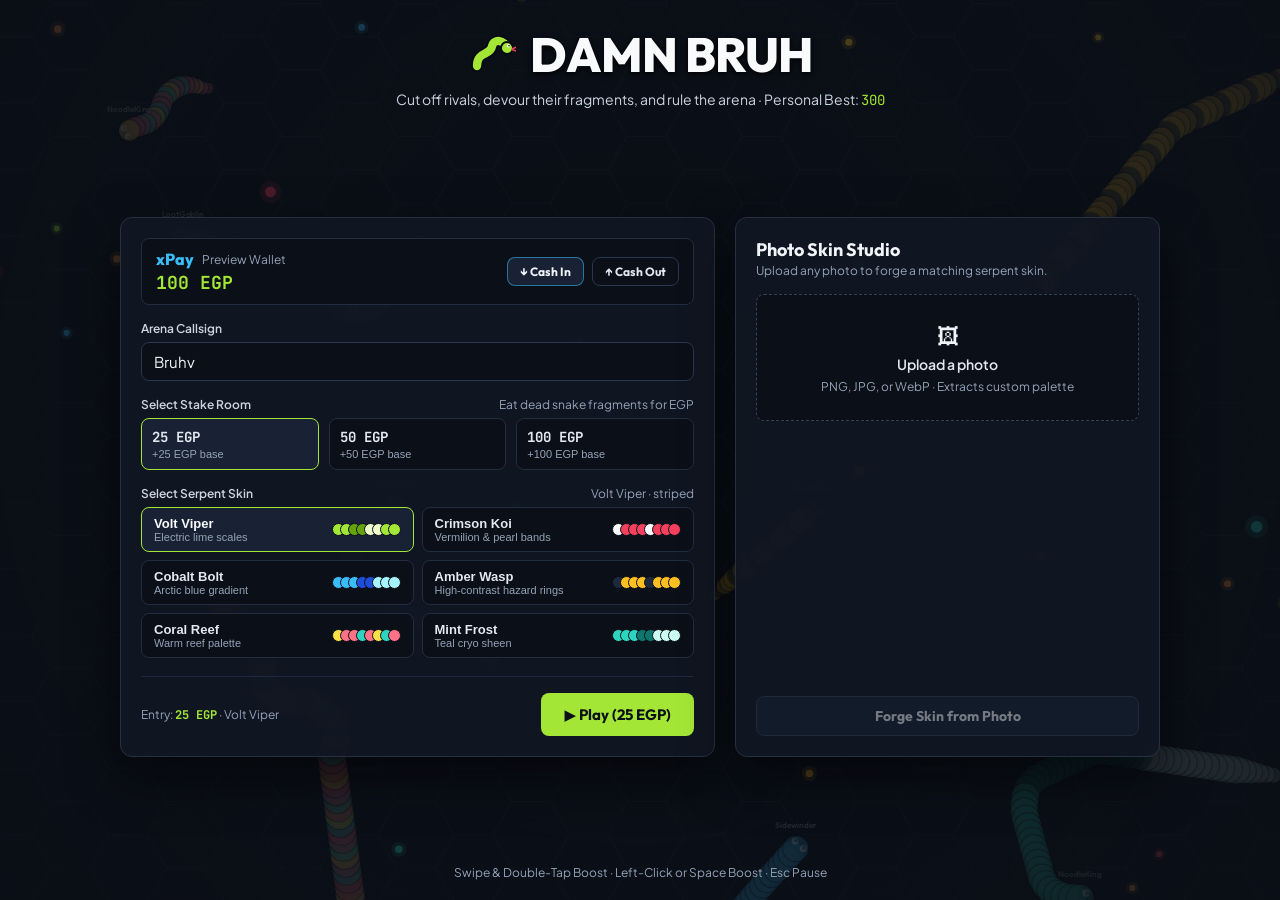
<file: Index.html>
<!doctype html>
<html lang="en">
  <head>
    <meta charset="UTF-8" />
    <meta name="viewport" content="width=device-width, initial-scale=1.0, maximum-scale=1.0, user-scalable=no" />
    <title>Damn Bruh — Slither Arena</title>
    <meta name="description" content="Fast-paced Slither.io arena webgame with EGP stake rooms, fragment bounties, xPay preview wallet, and photo-forged serpent skins." />
    <meta property="og:title" content="Damn Bruh — Slither Arena" />
    <meta property="og:description" content="Fast-paced Slither.io arena webgame with EGP stake rooms, fragment bounties, xPay preview wallet, and photo-forged serpent skins." />
    <meta property="og:type" content="website" />
    <meta name="twitter:card" content="summary_large_image" />
    <link rel="preconnect" href="https://fonts.googleapis.com" />
    <link rel="preconnect" href="https://fonts.gstatic.com" crossorigin />
    <link href="https://fonts.googleapis.com/css2?family=JetBrains+Mono:wght@500;700&family=Outfit:wght@600;700;800&family=Plus+Jakarta+Sans:wght@400;500;600;700&display=swap" rel="stylesheet" />
    <link rel="stylesheet" href="./style.css" />
    <script defer src="./script.js"></script>
  </head>
  <body data-state="title">
    <div id="app">
      <canvas
        id="arena-canvas"
        tabindex="0"
        data-testid="arena-canvas"
        aria-label="Damn Bruh Slither Arena Canvas"
      ></canvas>

      <!-- Title / Lobby Overlay -->
      <div id="title-overlay" class="overlay title-overlay">
        <header class="title-header">
          <div class="title-lockup">
            <svg viewBox="0 0 64 64" class="title-logo" aria-hidden="true">
              <path
                d="M12 48 C 12 28, 30 34, 32 22 C 34 10, 50 14, 52 24"
                fill="none"
                stroke="#070A10"
                stroke-width="16"
                stroke-linecap="round"
              />
              <path
                d="M12 48 C 12 28, 30 34, 32 22 C 34 10, 50 14, 52 24"
                fill="none"
                stroke="#A3E635"
                stroke-width="11"
                stroke-linecap="round"
              />
              <circle cx="52" cy="24" r="8" fill="#A3E635" stroke="#070A10" stroke-width="2.5" />
              <circle cx="54" cy="21" r="2.2" fill="#FFFFFF" />
              <circle cx="54.7" cy="21" r="1.1" fill="#0B0F17" />
              <path d="M59 25 L64 23 M59 26 L64 28" stroke="#F43F5E" stroke-width="1.8" stroke-linecap="round" />
            </svg>
            <h1 class="title-wordmark hud-text-stroke">DAMN BRUH</h1>
          </div>
          <p class="title-subtitle">
            Cut off rivals, devour their fragments, and rule the arena · Personal Best:
            <span id="best-length-display" class="mono accent-lime">300</span>
          </p>
        </header>

        <main class="lobby-grid">
          <!-- Left Card: xPay Wallet, Callsign, Rooms, Skins -->
          <section class="card card-main" aria-label="Arena setup">
            <div class="card-body">
              <div class="wallet-strip">
                <div>
                  <div class="wallet-brand-row">
                    <span class="xpay-brand">xPay</span>
                    <span class="muted-xs">Preview Wallet</span>
                  </div>
                  <div id="wallet-balance" data-testid="wallet-balance" class="wallet-amount mono">
                    100 EGP
                  </div>
                </div>
                <div class="wallet-actions">
                  <button id="btn-open-cashin" type="button" class="btn-outline-cyan">
                    ↓ Cash In
                  </button>
                  <button id="btn-open-cashout" type="button" class="btn-outline-slate">
                    ↑ Cash Out
                  </button>
                </div>
              </div>

              <div class="field-group">
                <label for="player-name-input" class="field-label">Arena Callsign</label>
                <input
                  id="player-name-input"
                  type="text"
                  maxlength="16"
                  value="Bruhv"
                  placeholder="Enter your name"
                  class="text-input"
                />
              </div>

              <div class="field-group">
                <div class="field-header-row">
                  <span class="field-label">Select Stake Room</span>
                  <span class="muted-xs">Eat dead snake fragments for EGP</span>
                </div>
                <div id="room-grid" class="room-grid"></div>
              </div>

              <div class="field-group">
                <div class="field-header-row">
                  <span class="field-label">Select Serpent Skin</span>
                  <span id="selected-skin-label" class="muted-xs">Volt Viper · striped</span>
                </div>
                <div id="skin-grid" class="skin-grid"></div>
              </div>
            </div>

            <div class="card-footer">
              <div id="entry-status" class="muted-xs"></div>
              <button id="btn-play" type="button" data-start="true" class="btn-primary">
                ▶ Play (25 EGP)
              </button>
            </div>
          </section>

          <!-- Right Card: Photo Skin Studio -->
          <section class="card card-studio" aria-label="Photo Skin Studio">
            <div class="card-body">
              <div class="studio-header">
                <div>
                  <h2 class="studio-title">Photo Skin Studio</h2>
                  <p class="muted-xs">Upload any photo to forge a matching serpent skin.</p>
                </div>
                <button
                  id="btn-clear-photo"
                  type="button"
                  aria-label="Clear uploaded photo"
                  class="icon-btn hidden"
                >
                  ↺
                </button>
              </div>

              <input id="photo-upload-input" type="file" accept="image/*" class="sr-only" />

              <label id="photo-dropzone" for="photo-upload-input" class="photo-dropzone">
                <span class="dropzone-icon">🖼</span>
                <span class="dropzone-title">Upload a photo</span>
                <span class="muted-xs">PNG, JPG, or WebP · Extracts custom palette</span>
              </label>

              <div id="photo-preview-wrap" class="photo-preview-wrap hidden">
                <div class="photo-preview-box">
                  <img id="photo-preview-img" alt="Uploaded photo preview" class="photo-preview-img" />
                  <label for="photo-upload-input" class="replace-photo-btn">Replace Photo</label>
                </div>
                <div class="field-group">
                  <label for="photo-focus-input" class="muted-xs">Optional style note</label>
                  <input
                    id="photo-focus-input"
                    type="text"
                    maxlength="60"
                    placeholder="e.g. neon highlights or hazard stripes"
                    class="text-input text-input-sm"
                  />
                </div>
              </div>

              <div id="photo-error" role="alert" class="alert-error hidden"></div>

              <div id="photo-result-card" class="result-card hidden">
                <div class="result-card-top">
                  <span id="photo-result-title" class="result-title"></span>
                  <div id="photo-result-palette" class="palette-swatches"></div>
                </div>
                <p id="photo-result-desc" class="result-desc"></p>
                <div id="photo-result-meta" class="muted-xs"></div>
              </div>
            </div>

            <button id="btn-analyze-photo" type="button" disabled class="btn-secondary full-width">
              Forge Skin from Photo
            </button>
          </section>
        </main>

        <footer class="title-footer">
          <p class="muted-xs">Swipe &amp; Double-Tap Boost · Left-Click or Space Boost · Esc Pause</p>
        </footer>
      </div>

      <!-- In-Game HUD -->
      <div id="game-hud" class="hud-layer hidden">
        <div class="hud-top-row">
          <div class="hud-panel hud-stats">
            <div class="hud-stats-top">
              <div>
                <div class="hud-kicker">LENGTH</div>
                <div id="hud-length" data-testid="hud-length" class="hud-length mono hud-text-stroke">300</div>
              </div>
              <div class="text-right">
                <div class="hud-kicker">RANK</div>
                <div class="hud-rank mono">
                  <span id="hud-rank">#1</span><span id="hud-total" class="hud-total">/17</span>
                </div>
              </div>
            </div>
            <div class="hud-stats-mid">
              <span class="muted-xs">Pot <strong id="hud-pot" data-testid="hud-pot" class="mono accent-gold">25 EGP</strong></span>
              <span class="muted-xs">Elims <strong id="hud-kills" class="mono text-light">0</strong></span>
            </div>
            <div class="boost-track">
              <div id="hud-boost-bar" class="boost-fill"></div>
            </div>
          </div>

          <div id="hud-kill-notice" class="kill-notice hidden"></div>

          <div class="hud-right-cluster">
            <div class="hud-panel hud-leaderboard">
              <div class="leaderboard-header">
                <span>LEADERBOARD</span>
                <span id="hud-room-stake" class="accent-gold">25 EGP</span>
              </div>
              <ol id="hud-leaderboard" class="leaderboard-list"></ol>
            </div>
            <div class="hud-utility-btns">
              <button id="btn-mute" type="button" tabindex="-1" aria-label="Toggle Mute (M)" title="Mute [M]" class="utility-btn">
                🔊
              </button>
              <button id="btn-pause" type="button" tabindex="-1" aria-label="Pause (P or Esc)" title="Pause [P / Esc]" class="utility-btn">
                ⏸
              </button>
            </div>
          </div>
        </div>

        <div class="hud-bottom-row">
          <button
            id="btn-cashout-hold"
            type="button"
            tabindex="-1"
            data-testid="cashout-hold-btn"
            class="cashout-hold-btn"
          >
            <span id="cashout-progress" class="cashout-progress" aria-hidden="true"></span>
            <span class="cashout-content">
              <span class="cashout-icon" aria-hidden="true">⎋</span>
              <span>
                <span id="cashout-label" class="cashout-label">Hold 3s to Cash Out</span>
                <span id="cashout-pot" class="cashout-pot mono">25 EGP</span>
              </span>
            </span>
          </button>

          <canvas id="minimap-canvas" width="128" height="128" aria-label="Arena radar minimap" class="minimap-canvas"></canvas>
        </div>
      </div>

      <!-- Pause Modal -->
      <div id="pause-modal" role="dialog" aria-modal="true" aria-labelledby="pause-modal-title" class="modal-backdrop hidden">
        <div class="modal-card modal-sm">
          <div>
            <h2 id="pause-modal-title" class="modal-title">Game Paused</h2>
            <p class="muted-xs">Press Esc or P to jump back in.</p>
          </div>
          <div class="modal-stack">
            <button id="btn-resume" type="button" class="btn-primary full-width">▶ Resume Arena</button>
            <button id="btn-restart-pause" type="button" class="btn-secondary full-width">↺ Restart Run</button>
            <button id="btn-lobby-pause" type="button" class="btn-ghost full-width">⌂ Back to Lobby</button>
          </div>
        </div>
      </div>

      <!-- Game Over Modal -->
      <div id="gameover-modal" role="dialog" aria-modal="true" aria-labelledby="gameover-modal-title" class="modal-backdrop hidden">
        <div class="modal-card">
          <div>
            <div class="modal-title-row">
              <h2 id="gameover-modal-title" class="modal-title-lg">DAMN BRUH!</h2>
              <span id="gameover-best-badge" class="badge-gold hidden">New Best Record</span>
            </div>
            <p id="gameover-subtitle" class="modal-subtitle"></p>
          </div>

          <div class="summary-grid">
            <div class="summary-stat">
              <span class="hud-kicker">LENGTH</span>
              <strong id="go-length" class="summary-num mono accent-lime">300</strong>
            </div>
            <div class="summary-stat">
              <span class="hud-kicker">PEAK RANK</span>
              <strong id="go-rank" class="summary-num mono">#1</strong>
            </div>
            <div class="summary-stat">
              <span class="hud-kicker">ELIMS</span>
              <strong id="go-kills" class="summary-num mono accent-gold">0</strong>
            </div>
          </div>

          <div class="summary-meta">
            <span>Peak Run Length: <strong id="go-peak" class="mono">300</strong></span>
            <span>All-Time Best: <strong id="go-best" class="mono">300</strong></span>
          </div>

          <div class="modal-actions-row">
            <button id="btn-play-again" type="button" data-start="true" class="btn-primary flex-1">↺ Play Again</button>
            <button id="btn-change-skin" type="button" class="btn-ghost">Change Skin</button>
          </div>
        </div>
      </div>

      <!-- xPay Preview Modal -->
      <div id="xpay-modal" role="dialog" aria-modal="true" aria-labelledby="xpay-modal-title" class="modal-backdrop hidden">
        <div class="modal-card">
          <div class="modal-title-row">
            <div>
              <div class="wallet-brand-row">
                <span class="xpay-brand">xPay</span>
                <span class="muted-xs">Preview Gateway · Simulated EGP</span>
              </div>
              <h2 id="xpay-modal-title" class="modal-title">Cash In to Arena Wallet</h2>
            </div>
            <button id="btn-close-xpay" type="button" aria-label="Close XPay preview" class="icon-btn">✕</button>
          </div>

          <div class="wallet-strip">
            <span class="muted-xs">Current Preview Balance</span>
            <span id="xpay-balance" class="mono accent-lime bold">100 EGP</span>
          </div>

          <div id="xpay-receipt-wrap" class="modal-stack hidden">
            <div class="alert-success">
              <strong>XPay Preview Confirmed</strong>
              <p id="xpay-receipt-text" class="muted-xs"></p>
            </div>
            <button id="btn-xpay-done" type="button" class="btn-primary full-width">Done</button>
          </div>

          <form id="xpay-form" class="modal-stack">
            <div class="field-group">
              <label for="xpay-amount-input" class="field-label">Amount (EGP)</label>
              <input id="xpay-amount-input" type="number" step="any" min="0.01" value="100" class="text-input mono bold" />
              <div id="xpay-presets" class="preset-grid">
                <button type="button" data-preset="25" class="preset-btn">+25</button>
                <button type="button" data-preset="50" class="preset-btn">+50</button>
                <button type="button" data-preset="100" class="preset-btn">+100</button>
                <button type="button" data-preset="250" class="preset-btn">+250</button>
              </div>
            </div>

            <div class="field-group">
              <label for="xpay-method-select" class="field-label">XPay Channel (Preview)</label>
              <select id="xpay-method-select" class="text-input">
                <option value="Vodafone Cash / Wallet">Vodafone Cash / Mobile Wallet</option>
                <option value="InstaPay Egypt">InstaPay Egypt</option>
                <option value="Meeza / Bank Card">Meeza / Bank Card</option>
              </select>
            </div>

            <div class="field-group">
              <label id="xpay-ref-label" for="xpay-ref-input" class="field-label">Demo Wallet / Card Ref</label>
              <input id="xpay-ref-input" type="text" maxlength="32" value="0100 000 0000" class="text-input" />
            </div>

            <div id="xpay-error" role="alert" class="alert-error hidden"></div>
            <p class="muted-xs">Preview mode only: no real EGP or payment gateway charges occur.</p>
            <button id="btn-xpay-submit" type="submit" class="btn-cyan full-width">Confirm Cash In (Preview)</button>
          </form>
        </div>
      </div>
    </div>
  </body>
</html>
</file>
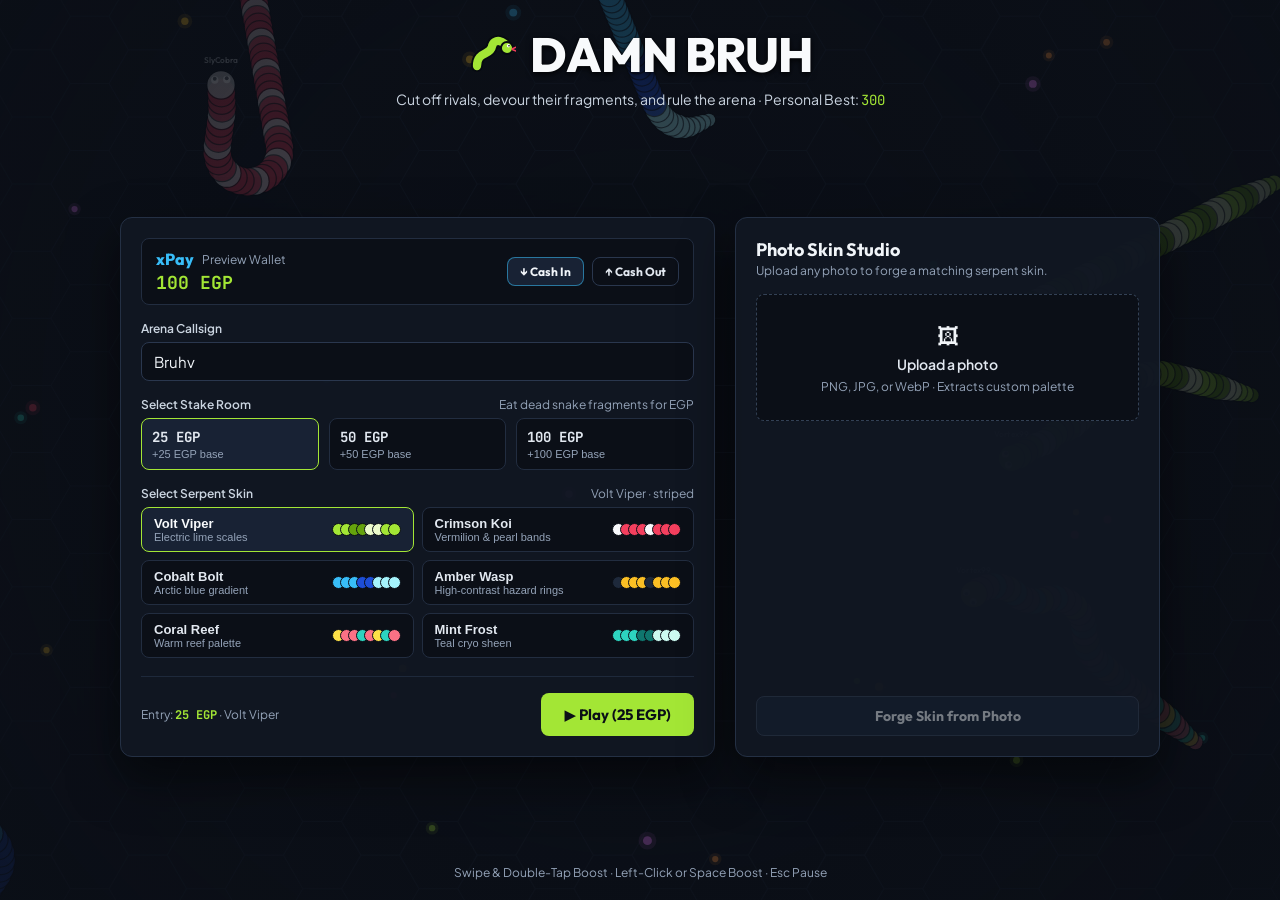
<file: ai_studio_code.html>
<!doctype html>
<html lang="en">
  <head>
    <meta charset="UTF-8" />
    <meta name="viewport" content="width=device-width, initial-scale=1.0, maximum-scale=1.0, user-scalable=no" />
    <title>Damn Bruh — Slither Arena</title>
    <meta name="description" content="Fast-paced Slither.io arena webgame with EGP stake rooms, fragment bounties, xPay preview wallet, and photo-forged serpent skins." />
    <meta property="og:title" content="Damn Bruh — Slither Arena" />
    <meta property="og:description" content="Fast-paced Slither.io arena webgame with EGP stake rooms, fragment bounties, xPay preview wallet, and photo-forged serpent skins." />
    <meta property="og:type" content="website" />
    <meta name="twitter:card" content="summary_large_image" />
    <link rel="preconnect" href="https://fonts.googleapis.com" />
    <link rel="preconnect" href="https://fonts.gstatic.com" crossorigin />
    <link href="https://fonts.googleapis.com/css2?family=JetBrains+Mono:wght@500;700&family=Outfit:wght@600;700;800&family=Plus+Jakarta+Sans:wght@400;500;600;700&display=swap" rel="stylesheet" />
    <link rel="stylesheet" href="./style.css" />
    <script defer src="./script.js"></script>
  </head>
  <body data-state="title">
    <div id="app">
      <canvas
        id="arena-canvas"
        tabindex="0"
        data-testid="arena-canvas"
        aria-label="Damn Bruh Slither Arena Canvas"
      ></canvas>

      <!-- Title / Lobby Overlay -->
      <div id="title-overlay" class="overlay title-overlay">
        <header class="title-header">
          <div class="title-lockup">
            <svg viewBox="0 0 64 64" class="title-logo" aria-hidden="true">
              <path
                d="M12 48 C 12 28, 30 34, 32 22 C 34 10, 50 14, 52 24"
                fill="none"
                stroke="#070A10"
                stroke-width="16"
                stroke-linecap="round"
              />
              <path
                d="M12 48 C 12 28, 30 34, 32 22 C 34 10, 50 14, 52 24"
                fill="none"
                stroke="#A3E635"
                stroke-width="11"
                stroke-linecap="round"
              />
              <circle cx="52" cy="24" r="8" fill="#A3E635" stroke="#070A10" stroke-width="2.5" />
              <circle cx="54" cy="21" r="2.2" fill="#FFFFFF" />
              <circle cx="54.7" cy="21" r="1.1" fill="#0B0F17" />
              <path d="M59 25 L64 23 M59 26 L64 28" stroke="#F43F5E" stroke-width="1.8" stroke-linecap="round" />
            </svg>
            <h1 class="title-wordmark hud-text-stroke">DAMN BRUH</h1>
          </div>
          <p class="title-subtitle">
            Cut off rivals, devour their fragments, and rule the arena · Personal Best:
            <span id="best-length-display" class="mono accent-lime">300</span>
          </p>
        </header>

        <main class="lobby-grid">
          <!-- Left Card: xPay Wallet, Callsign, Rooms, Skins -->
          <section class="card card-main" aria-label="Arena setup">
            <div class="card-body">
              <div class="wallet-strip">
                <div>
                  <div class="wallet-brand-row">
                    <span class="xpay-brand">xPay</span>
                    <span class="muted-xs">Preview Wallet</span>
                  </div>
                  <div id="wallet-balance" data-testid="wallet-balance" class="wallet-amount mono">
                    100 EGP
                  </div>
                </div>
                <div class="wallet-actions">
                  <button id="btn-open-cashin" type="button" class="btn-outline-cyan">
                    ↓ Cash In
                  </button>
                  <button id="btn-open-cashout" type="button" class="btn-outline-slate">
                    ↑ Cash Out
                  </button>
                </div>
              </div>

              <div class="field-group">
                <label for="player-name-input" class="field-label">Arena Callsign</label>
                <input
                  id="player-name-input"
                  type="text"
                  maxlength="16"
                  value="Bruhv"
                  placeholder="Enter your name"
                  class="text-input"
                />
              </div>

              <div class="field-group">
                <div class="field-header-row">
                  <span class="field-label">Select Stake Room</span>
                  <span class="muted-xs">Eat dead snake fragments for EGP</span>
                </div>
                <div id="room-grid" class="room-grid"></div>
              </div>

              <div class="field-group">
                <div class="field-header-row">
                  <span class="field-label">Select Serpent Skin</span>
                  <span id="selected-skin-label" class="muted-xs">Volt Viper · striped</span>
                </div>
                <div id="skin-grid" class="skin-grid"></div>
              </div>
            </div>

            <div class="card-footer">
              <div id="entry-status" class="muted-xs"></div>
              <button id="btn-play" type="button" data-start="true" class="btn-primary">
                ▶ Play (25 EGP)
              </button>
            </div>
          </section>

          <!-- Right Card: Photo Skin Studio -->
          <section class="card card-studio" aria-label="Photo Skin Studio">
            <div class="card-body">
              <div class="studio-header">
                <div>
                  <h2 class="studio-title">Photo Skin Studio</h2>
                  <p class="muted-xs">Upload any photo to forge a matching serpent skin.</p>
                </div>
                <button
                  id="btn-clear-photo"
                  type="button"
                  aria-label="Clear uploaded photo"
                  class="icon-btn hidden"
                >
                  ↺
                </button>
              </div>

              <input id="photo-upload-input" type="file" accept="image/*" class="sr-only" />

              <label id="photo-dropzone" for="photo-upload-input" class="photo-dropzone">
                <span class="dropzone-icon">🖼</span>
                <span class="dropzone-title">Upload a photo</span>
                <span class="muted-xs">PNG, JPG, or WebP · Extracts custom palette</span>
              </label>

              <div id="photo-preview-wrap" class="photo-preview-wrap hidden">
                <div class="photo-preview-box">
                  <img id="photo-preview-img" alt="Uploaded photo preview" class="photo-preview-img" />
                  <label for="photo-upload-input" class="replace-photo-btn">Replace Photo</label>
                </div>
                <div class="field-group">
                  <label for="photo-focus-input" class="muted-xs">Optional style note</label>
                  <input
                    id="photo-focus-input"
                    type="text"
                    maxlength="60"
                    placeholder="e.g. neon highlights or hazard stripes"
                    class="text-input text-input-sm"
                  />
                </div>
              </div>

              <div id="photo-error" role="alert" class="alert-error hidden"></div>

              <div id="photo-result-card" class="result-card hidden">
                <div class="result-card-top">
                  <span id="photo-result-title" class="result-title"></span>
                  <div id="photo-result-palette" class="palette-swatches"></div>
                </div>
                <p id="photo-result-desc" class="result-desc"></p>
                <div id="photo-result-meta" class="muted-xs"></div>
              </div>
            </div>

            <button id="btn-analyze-photo" type="button" disabled class="btn-secondary full-width">
              Forge Skin from Photo
            </button>
          </section>
        </main>

        <footer class="title-footer">
          <p class="muted-xs">Swipe &amp; Double-Tap Boost · Left-Click or Space Boost · Esc Pause</p>
        </footer>
      </div>

      <!-- In-Game HUD -->
      <div id="game-hud" class="hud-layer hidden">
        <div class="hud-top-row">
          <div class="hud-panel hud-stats">
            <div class="hud-stats-top">
              <div>
                <div class="hud-kicker">LENGTH</div>
                <div id="hud-length" data-testid="hud-length" class="hud-length mono hud-text-stroke">300</div>
              </div>
              <div class="text-right">
                <div class="hud-kicker">RANK</div>
                <div class="hud-rank mono">
                  <span id="hud-rank">#1</span><span id="hud-total" class="hud-total">/17</span>
                </div>
              </div>
            </div>
            <div class="hud-stats-mid">
              <span class="muted-xs">Pot <strong id="hud-pot" data-testid="hud-pot" class="mono accent-gold">25 EGP</strong></span>
              <span class="muted-xs">Elims <strong id="hud-kills" class="mono text-light">0</strong></span>
            </div>
            <div class="boost-track">
              <div id="hud-boost-bar" class="boost-fill"></div>
            </div>
          </div>

          <div id="hud-kill-notice" class="kill-notice hidden"></div>

          <div class="hud-right-cluster">
            <div class="hud-panel hud-leaderboard">
              <div class="leaderboard-header">
                <span>LEADERBOARD</span>
                <span id="hud-room-stake" class="accent-gold">25 EGP</span>
              </div>
              <ol id="hud-leaderboard" class="leaderboard-list"></ol>
            </div>
            <div class="hud-utility-btns">
              <button id="btn-mute" type="button" tabindex="-1" aria-label="Toggle Mute (M)" title="Mute [M]" class="utility-btn">
                🔊
              </button>
              <button id="btn-pause" type="button" tabindex="-1" aria-label="Pause (P or Esc)" title="Pause [P / Esc]" class="utility-btn">
                ⏸
              </button>
            </div>
          </div>
        </div>

        <div class="hud-bottom-row">
          <button
            id="btn-cashout-hold"
            type="button"
            tabindex="-1"
            data-testid="cashout-hold-btn"
            class="cashout-hold-btn"
          >
            <span id="cashout-progress" class="cashout-progress" aria-hidden="true"></span>
            <span class="cashout-content">
              <span class="cashout-icon" aria-hidden="true">⎋</span>
              <span>
                <span id="cashout-label" class="cashout-label">Hold 3s to Cash Out</span>
                <span id="cashout-pot" class="cashout-pot mono">25 EGP</span>
              </span>
            </span>
          </button>

          <canvas id="minimap-canvas" width="128" height="128" aria-label="Arena radar minimap" class="minimap-canvas"></canvas>
        </div>
      </div>

      <!-- Pause Modal -->
      <div id="pause-modal" role="dialog" aria-modal="true" aria-labelledby="pause-modal-title" class="modal-backdrop hidden">
        <div class="modal-card modal-sm">
          <div>
            <h2 id="pause-modal-title" class="modal-title">Game Paused</h2>
            <p class="muted-xs">Press Esc or P to jump back in.</p>
          </div>
          <div class="modal-stack">
            <button id="btn-resume" type="button" class="btn-primary full-width">▶ Resume Arena</button>
            <button id="btn-restart-pause" type="button" class="btn-secondary full-width">↺ Restart Run</button>
            <button id="btn-lobby-pause" type="button" class="btn-ghost full-width">⌂ Back to Lobby</button>
          </div>
        </div>
      </div>

      <!-- Game Over Modal -->
      <div id="gameover-modal" role="dialog" aria-modal="true" aria-labelledby="gameover-modal-title" class="modal-backdrop hidden">
        <div class="modal-card">
          <div>
            <div class="modal-title-row">
              <h2 id="gameover-modal-title" class="modal-title-lg">DAMN BRUH!</h2>
              <span id="gameover-best-badge" class="badge-gold hidden">New Best Record</span>
            </div>
            <p id="gameover-subtitle" class="modal-subtitle"></p>
          </div>

          <div class="summary-grid">
            <div class="summary-stat">
              <span class="hud-kicker">LENGTH</span>
              <strong id="go-length" class="summary-num mono accent-lime">300</strong>
            </div>
            <div class="summary-stat">
              <span class="hud-kicker">PEAK RANK</span>
              <strong id="go-rank" class="summary-num mono">#1</strong>
            </div>
            <div class="summary-stat">
              <span class="hud-kicker">ELIMS</span>
              <strong id="go-kills" class="summary-num mono accent-gold">0</strong>
            </div>
          </div>

          <div class="summary-meta">
            <span>Peak Run Length: <strong id="go-peak" class="mono">300</strong></span>
            <span>All-Time Best: <strong id="go-best" class="mono">300</strong></span>
          </div>

          <div class="modal-actions-row">
            <button id="btn-play-again" type="button" data-start="true" class="btn-primary flex-1">↺ Play Again</button>
            <button id="btn-change-skin" type="button" class="btn-ghost">Change Skin</button>
          </div>
        </div>
      </div>

      <!-- xPay Preview Modal -->
      <div id="xpay-modal" role="dialog" aria-modal="true" aria-labelledby="xpay-modal-title" class="modal-backdrop hidden">
        <div class="modal-card">
          <div class="modal-title-row">
            <div>
              <div class="wallet-brand-row">
                <span class="xpay-brand">xPay</span>
                <span class="muted-xs">Preview Gateway · Simulated EGP</span>
              </div>
              <h2 id="xpay-modal-title" class="modal-title">Cash In to Arena Wallet</h2>
            </div>
            <button id="btn-close-xpay" type="button" aria-label="Close XPay preview" class="icon-btn">✕</button>
          </div>

          <div class="wallet-strip">
            <span class="muted-xs">Current Preview Balance</span>
            <span id="xpay-balance" class="mono accent-lime bold">100 EGP</span>
          </div>

          <div id="xpay-receipt-wrap" class="modal-stack hidden">
            <div class="alert-success">
              <strong>XPay Preview Confirmed</strong>
              <p id="xpay-receipt-text" class="muted-xs"></p>
            </div>
            <button id="btn-xpay-done" type="button" class="btn-primary full-width">Done</button>
          </div>

          <form id="xpay-form" class="modal-stack">
            <div class="field-group">
              <label for="xpay-amount-input" class="field-label">Amount (EGP)</label>
              <input id="xpay-amount-input" type="number" step="any" min="0.01" value="100" class="text-input mono bold" />
              <div id="xpay-presets" class="preset-grid">
                <button type="button" data-preset="25" class="preset-btn">+25</button>
                <button type="button" data-preset="50" class="preset-btn">+50</button>
                <button type="button" data-preset="100" class="preset-btn">+100</button>
                <button type="button" data-preset="250" class="preset-btn">+250</button>
              </div>
            </div>

            <div class="field-group">
              <label for="xpay-method-select" class="field-label">XPay Channel (Preview)</label>
              <select id="xpay-method-select" class="text-input">
                <option value="Vodafone Cash / Wallet">Vodafone Cash / Mobile Wallet</option>
                <option value="InstaPay Egypt">InstaPay Egypt</option>
                <option value="Meeza / Bank Card">Meeza / Bank Card</option>
              </select>
            </div>

            <div class="field-group">
              <label id="xpay-ref-label" for="xpay-ref-input" class="field-label">Demo Wallet / Card Ref</label>
              <input id="xpay-ref-input" type="text" maxlength="32" value="0100 000 0000" class="text-input" />
            </div>

            <div id="xpay-error" role="alert" class="alert-error hidden"></div>
            <p class="muted-xs">Preview mode only: no real EGP or payment gateway charges occur.</p>
            <button id="btn-xpay-submit" type="submit" class="btn-cyan full-width">Confirm Cash In (Preview)</button>
          </form>
        </div>
      </div>
    </div>
  </body>
</html>
</file>
<file: style.css>
*,
*::before,
*::after {
  box-sizing: border-box;
}

html,
body,
#app {
  width: 100%;
  height: 100%;
  margin: 0;
  padding: 0;
  overflow: hidden;
  overscroll-behavior: none;
  background-color: #0B0F17;
  color: #F1F5F9;
  font-family: 'Plus Jakarta Sans', system-ui, -apple-system, sans-serif;
  -webkit-font-smoothing: antialiased;
  user-select: none;
  -webkit-user-select: none;
}

.hidden {
  display: none !important;
}

.sr-only {
  position: absolute;
  width: 1px;
  height: 1px;
  overflow: hidden;
  clip: rect(0, 0, 0, 0);
  white-space: nowrap;
}

.mono {
  font-family: 'JetBrains Mono', ui-monospace, monospace;
  font-variant-numeric: tabular-nums;
}

.bold {
  font-weight: 700;
}

.accent-lime {
  color: #A3E635;
}

.accent-gold {
  color: #FBBF24;
}

.accent-danger {
  color: #F43F5E;
}

.text-light {
  color: #F1F5F9;
}

.muted-xs {
  font-size: 12px;
  color: #94A3B8;
  margin: 0;
}

.text-right {
  text-align: right;
}

.flex-1 {
  flex: 1;
}

.full-width {
  width: 100%;
}

.hud-text-stroke {
  text-shadow: 0 2px 6px rgba(0, 0, 0, 0.85), 0 0 1px rgba(0, 0, 0, 0.95);
}

#arena-canvas {
  display: block;
  width: 100%;
  height: 100%;
  outline: none;
  cursor: crosshair;
  touch-action: none;
}

/* Title & Lobby Overlay */
.title-overlay {
  position: fixed;
  inset: 0;
  z-index: 20;
  display: flex;
  flex-direction: column;
  justify-content: space-between;
  padding: 16px 20px;
  overflow-y: auto;
  background: radial-gradient(circle at 50% 45%, rgba(11, 15, 23, 0.58) 0%, rgba(11, 15, 23, 0.86) 100%);
}

.title-header {
  max-width: 1040px;
  width: 100%;
  margin: 0 auto;
  display: flex;
  flex-direction: column;
  align-items: center;
  padding-top: 8px;
}

.title-lockup {
  display: flex;
  align-items: center;
  gap: 14px;
}

.title-logo {
  width: 48px;
  height: 48px;
  flex-shrink: 0;
}

.title-wordmark {
  margin: 0;
  font-family: 'Outfit', system-ui, sans-serif;
  font-size: clamp(30px, 5vw, 48px);
  font-weight: 800;
  letter-spacing: -0.02em;
  color: #F8FAFC;
}

.title-subtitle {
  margin: 6px 0 0;
  font-size: 14px;
  color: #CBD5E1;
  text-align: center;
}

.lobby-grid {
  width: 100%;
  max-width: 1040px;
  margin: auto;
  padding: 16px 0;
  display: grid;
  grid-template-columns: 1fr;
  gap: 20px;
  align-items: stretch;
}

@media (min-width: 960px) {
  .lobby-grid {
    grid-template-columns: 7fr 5fr;
  }
}

.card {
  background: rgba(17, 23, 34, 0.96);
  border: 1px solid #243044;
  border-radius: 12px;
  padding: 20px;
  display: flex;
  flex-direction: column;
  justify-content: space-between;
  box-shadow: 0 20px 50px rgba(0, 0, 0, 0.55);
}

.card-body {
  display: flex;
  flex-direction: column;
  gap: 16px;
}

.card-footer {
  margin-top: 18px;
  padding-top: 16px;
  border-top: 1px solid #1E293B;
  display: flex;
  align-items: center;
  justify-content: space-between;
  gap: 12px;
}

.wallet-strip {
  background: #0B0F17;
  border: 1px solid #222D40;
  border-radius: 8px;
  padding: 10px 14px;
  display: flex;
  flex-wrap: wrap;
  align-items: center;
  justify-content: space-between;
  gap: 10px;
}

.wallet-brand-row {
  display: flex;
  align-items: center;
  gap: 8px;
}

.xpay-brand {
  font-family: 'Outfit', system-ui, sans-serif;
  font-size: 16px;
  font-weight: 800;
  color: #38BDF8;
}

.wallet-amount {
  font-size: 18px;
  font-weight: 700;
  color: #A3E635;
  margin-top: 2px;
}

.wallet-actions {
  display: flex;
  gap: 8px;
}

.field-group {
  display: flex;
  flex-direction: column;
  gap: 6px;
}

.field-header-row {
  display: flex;
  align-items: baseline;
  justify-content: space-between;
  gap: 8px;
}

.field-label {
  font-size: 12px;
  font-weight: 600;
  color: #CBD5E1;
}

.text-input {
  width: 100%;
  background: #0B0F17;
  border: 1px solid #2A374E;
  border-radius: 8px;
  padding: 9px 12px;
  color: #F1F5F9;
  font-size: 15px;
  font-family: inherit;
  outline: none;
  transition: border-color 0.15s;
}

.text-input:focus {
  border-color: #A3E635;
}

.text-input-sm {
  font-size: 12px;
  padding: 7px 10px;
}

.room-grid {
  display: grid;
  grid-template-columns: repeat(3, 1fr);
  gap: 10px;
}

.room-btn {
  background: #0B0F17;
  border: 1px solid #222D40;
  border-radius: 8px;
  padding: 9px 10px;
  text-align: left;
  color: #E2E8F0;
  cursor: pointer;
  transition: border-color 0.15s, background-color 0.15s;
}

.room-btn:hover {
  border-color: #64748B;
}

.room-btn.active {
  background: #182234;
  border-color: #A3E635;
}

.room-btn-stake {
  font-size: 14px;
  font-weight: 700;
}

.room-btn-sub {
  font-size: 11px;
  color: #94A3B8;
  margin-top: 2px;
}

.room-btn-sub.low {
  color: #F43F5E;
}

.skin-grid {
  display: grid;
  grid-template-columns: 1fr;
  gap: 8px;
}

@media (min-width: 600px) {
  .skin-grid {
    grid-template-columns: repeat(2, 1fr);
  }
}

.skin-btn {
  background: #0B0F17;
  border: 1px solid #222D40;
  border-radius: 8px;
  padding: 8px 12px;
  min-height: 44px;
  display: flex;
  align-items: center;
  justify-content: space-between;
  gap: 10px;
  text-align: left;
  color: #E2E8F0;
  cursor: pointer;
  transition: border-color 0.15s, background-color 0.15s;
}

.skin-btn:hover {
  border-color: #64748B;
}

.skin-btn.active {
  background: #182234;
  border-color: #A3E635;
  color: #F8FAFC;
}

.skin-name {
  font-size: 13px;
  font-weight: 600;
}

.skin-trait {
  font-size: 11px;
  color: #94A3B8;
}

.skin-strip {
  display: inline-flex;
  align-items: center;
  flex-shrink: 0;
}

.skin-dot {
  width: 13px;
  height: 13px;
  border-radius: 50%;
  border: 1px solid #0B0F17;
  margin-left: -5px;
}

.skin-dot:first-child {
  margin-left: 0;
}

/* Studio */
.studio-header {
  display: flex;
  align-items: flex-start;
  justify-content: space-between;
  gap: 8px;
}

.studio-title {
  margin: 0 0 2px;
  font-family: 'Outfit', system-ui, sans-serif;
  font-size: 18px;
  font-weight: 700;
  color: #F1F5F9;
}

.photo-dropzone {
  display: flex;
  flex-direction: column;
  align-items: center;
  justify-content: center;
  gap: 6px;
  border: 1px dashed #334155;
  background: #0B0F17;
  border-radius: 8px;
  padding: 26px 16px;
  cursor: pointer;
  text-align: center;
  transition: border-color 0.15s;
}

.photo-dropzone:hover {
  border-color: #A3E635;
}

.dropzone-icon {
  font-size: 22px;
}

.dropzone-title {
  font-size: 14px;
  font-weight: 600;
  color: #E2E8F0;
}

.photo-preview-wrap {
  display: flex;
  flex-direction: column;
  gap: 10px;
}

.photo-preview-box {
  position: relative;
  height: 128px;
  border-radius: 8px;
  overflow: hidden;
  border: 1px solid #243044;
  background: #0B0F17;
}

.photo-preview-img {
  width: 100%;
  height: 100%;
  object-fit: cover;
}

.replace-photo-btn {
  position: absolute;
  right: 8px;
  bottom: 8px;
  padding: 4px 10px;
  border-radius: 6px;
  background: rgba(11, 15, 23, 0.9);
  border: 1px solid #334155;
  font-size: 12px;
  color: #E2E8F0;
  cursor: pointer;
}

.result-card {
  border: 1px solid #243044;
  background: #0B0F17;
  border-radius: 8px;
  padding: 12px;
  display: flex;
  flex-direction: column;
  gap: 6px;
}

.result-card-top {
  display: flex;
  align-items: center;
  justify-content: space-between;
  gap: 8px;
}

.result-title {
  font-size: 14px;
  font-weight: 600;
  color: #F1F5F9;
}

.palette-swatches {
  display: flex;
  gap: 4px;
}

.swatch {
  width: 14px;
  height: 14px;
  border-radius: 3px;
  border: 1px solid #1E293B;
}

.result-desc {
  margin: 0;
  font-size: 12px;
  color: #CBD5E1;
  line-height: 1.45;
}

.title-footer {
  text-align: center;
  padding-bottom: 4px;
}

/* Buttons */
.btn-primary,
.btn-secondary,
.btn-ghost,
.btn-cyan,
.btn-outline-cyan,
.btn-outline-slate,
.icon-btn {
  display: inline-flex;
  align-items: center;
  justify-content: center;
  gap: 8px;
  border-radius: 8px;
  font-family: 'Outfit', system-ui, sans-serif;
  font-weight: 700;
  cursor: pointer;
  border: 1px solid transparent;
  transition: background-color 0.15s, border-color 0.15s, opacity 0.15s;
}

.btn-primary {
  background: #A3E635;
  color: #0B0F17;
  padding: 11px 22px;
  font-size: 15px;
}

.btn-primary:hover:not(:disabled) {
  background: #BEF264;
}

.btn-primary:disabled {
  opacity: 0.45;
  cursor: not-allowed;
}

.btn-secondary {
  background: #182234;
  border-color: #334155;
  color: #F1F5F9;
  padding: 10px 16px;
  font-size: 14px;
}

.btn-secondary:hover:not(:disabled) {
  border-color: #A3E635;
}

.btn-secondary:disabled {
  opacity: 0.45;
  cursor: not-allowed;
}

.btn-ghost {
  background: #0B0F17;
  border-color: #243044;
  color: #CBD5E1;
  padding: 10px 16px;
  font-size: 14px;
}

.btn-ghost:hover {
  border-color: #64748B;
}

.btn-cyan {
  background: #38BDF8;
  color: #0B0F17;
  padding: 10px 18px;
  font-size: 14px;
}

.btn-cyan:hover {
  background: #7DD3FC;
}

.btn-outline-cyan {
  background: #182234;
  border-color: rgba(56, 189, 248, 0.55);
  color: #F1F5F9;
  padding: 6px 12px;
  font-size: 12px;
}

.btn-outline-cyan:hover {
  border-color: #38BDF8;
}

.btn-outline-slate {
  background: #0B0F17;
  border-color: #2A374E;
  color: #E2E8F0;
  padding: 6px 12px;
  font-size: 12px;
}

.btn-outline-slate:hover:not(:disabled) {
  border-color: #94A3B8;
}

.btn-outline-slate:disabled {
  opacity: 0.45;
  cursor: not-allowed;
}

.icon-btn {
  background: transparent;
  color: #94A3B8;
  padding: 4px 8px;
  font-size: 14px;
}

.icon-btn:hover {
  color: #F1F5F9;
  background: #182234;
}

.alert-error {
  border: 1px solid rgba(244, 63, 94, 0.45);
  background: rgba(244, 63, 94, 0.12);
  color: #FDA4AF;
  border-radius: 8px;
  padding: 8px 12px;
  font-size: 12px;
}

.alert-success {
  border: 1px solid rgba(163, 230, 53, 0.45);
  background: rgba(163, 230, 53, 0.12);
  color: #E2E8F0;
  border-radius: 8px;
  padding: 12px;
  display: flex;
  flex-direction: column;
  gap: 4px;
}

/* HUD */
.hud-layer {
  position: fixed;
  inset: 0;
  z-index: 10;
  pointer-events: none;
  padding: 16px;
  display: flex;
  flex-direction: column;
  justify-content: space-between;
}

.hud-top-row {
  display: flex;
  align-items: flex-start;
  justify-content: space-between;
  gap: 12px;
}

.hud-panel {
  background: rgba(17, 23, 34, 0.9);
  border: 1px solid #243044;
  border-radius: 8px;
}

.hud-stats {
  padding: 10px 14px;
  min-width: 186px;
}

.hud-stats-top {
  display: flex;
  align-items: baseline;
  justify-content: space-between;
  gap: 16px;
}

.hud-kicker {
  font-size: 11px;
  font-weight: 600;
  letter-spacing: 0.06em;
  color: #94A3B8;
}

.hud-length {
  font-size: 28px;
  font-weight: 700;
  line-height: 1.05;
  color: #A3E635;
}

.hud-rank {
  font-size: 16px;
  font-weight: 700;
  color: #F1F5F9;
}

.hud-total {
  font-size: 12px;
  font-weight: 400;
  color: #94A3B8;
}

.hud-stats-mid {
  margin-top: 8px;
  padding-top: 8px;
  border-top: 1px solid #1E293B;
  display: flex;
  justify-content: space-between;
  gap: 12px;
}

.boost-track {
  margin-top: 6px;
  height: 6px;
  width: 100%;
  border-radius: 999px;
  background: #0B0F17;
  overflow: hidden;
}

.boost-fill {
  height: 100%;
  width: 100%;
  background: #A3E635;
  transform-origin: left;
  transform: scaleX(0.35);
}

.kill-notice {
  background: rgba(17, 23, 34, 0.95);
  border: 1px solid rgba(163, 230, 53, 0.65);
  border-radius: 8px;
  padding: 8px 14px;
  font-family: 'Outfit', system-ui, sans-serif;
  font-size: 13px;
  font-weight: 700;
  color: #A3E635;
}

.hud-right-cluster {
  display: flex;
  align-items: flex-start;
  gap: 10px;
}

.hud-leaderboard {
  display: none;
  width: 204px;
  padding: 10px 12px;
}

@media (min-width: 640px) {
  .hud-leaderboard {
    display: block;
  }
}

.leaderboard-header {
  display: flex;
  justify-content: space-between;
  font-size: 11px;
  font-weight: 600;
  letter-spacing: 0.05em;
  color: #94A3B8;
  margin-bottom: 6px;
}

.leaderboard-list {
  list-style: none;
  margin: 0;
  padding: 0;
  display: flex;
  flex-direction: column;
  gap: 4px;
}

.leaderboard-item {
  display: flex;
  align-items: center;
  justify-content: space-between;
  gap: 8px;
  font-size: 12px;
  color: #E2E8F0;
}

.leaderboard-item.me {
  color: #A3E635;
  font-weight: 700;
}

.leaderboard-left {
  display: flex;
  align-items: center;
  gap: 6px;
  min-width: 0;
}

.leaderboard-name {
  overflow: hidden;
  text-overflow: ellipsis;
  white-space: nowrap;
}

.leaderboard-dot {
  width: 8px;
  height: 8px;
  border-radius: 50%;
  flex-shrink: 0;
}

.hud-utility-btns {
  display: flex;
  flex-direction: column;
  gap: 8px;
  pointer-events: auto;
}

@media (min-width: 640px) {
  .hud-utility-btns {
    flex-direction: row;
  }
}

.utility-btn {
  width: 40px;
  height: 40px;
  border-radius: 8px;
  background: rgba(17, 23, 34, 0.95);
  border: 1px solid #243044;
  color: #E2E8F0;
  font-size: 15px;
  cursor: pointer;
}

.utility-btn:hover {
  border-color: #A3E635;
}

.hud-bottom-row {
  display: flex;
  align-items: flex-end;
  justify-content: space-between;
  gap: 12px;
}

.cashout-hold-btn {
  position: relative;
  overflow: hidden;
  pointer-events: auto;
  touch-action: none;
  border-radius: 8px;
  background: rgba(17, 23, 34, 0.95);
  border: 1px solid rgba(56, 189, 248, 0.72);
  padding: 10px 16px;
  min-width: 176px;
  text-align: left;
  color: #F1F5F9;
  cursor: pointer;
  box-shadow: 0 8px 24px rgba(0, 0, 0, 0.45);
}

.cashout-progress {
  position: absolute;
  inset: 0;
  background: rgba(56, 189, 248, 0.32);
  transform-origin: left;
  transform: scaleX(0);
}

.cashout-content {
  position: relative;
  display: flex;
  align-items: center;
  gap: 10px;
}

.cashout-icon {
  color: #38BDF8;
  font-size: 16px;
}

.cashout-label {
  display: block;
  font-family: 'Outfit', system-ui, sans-serif;
  font-size: 12px;
  font-weight: 700;
  white-space: nowrap;
}

.cashout-pot {
  display: block;
  font-size: 12px;
  font-weight: 700;
  color: #A3E635;
}

.minimap-canvas {
  width: 104px;
  height: 104px;
  border-radius: 50%;
}

@media (min-width: 640px) {
  .minimap-canvas {
    width: 128px;
    height: 128px;
  }
}

/* Modals */
.modal-backdrop {
  position: fixed;
  inset: 0;
  z-index: 40;
  display: flex;
  align-items: center;
  justify-content: center;
  padding: 16px;
  background: rgba(11, 15, 23, 0.8);
}

.modal-card {
  width: 100%;
  max-width: 440px;
  background: #111722;
  border: 1px solid #243044;
  border-radius: 12px;
  padding: 24px;
  display: flex;
  flex-direction: column;
  gap: 18px;
  box-shadow: 0 24px 60px rgba(0, 0, 0, 0.65);
}

.modal-sm {
  max-width: 360px;
}

.modal-title {
  margin: 0;
  font-family: 'Outfit', system-ui, sans-serif;
  font-size: 22px;
  font-weight: 700;
}

.modal-title-lg {
  margin: 0;
  font-family: 'Outfit', system-ui, sans-serif;
  font-size: 30px;
  font-weight: 800;
}

.modal-title-row {
  display: flex;
  align-items: flex-start;
  justify-content: space-between;
  gap: 10px;
}

.modal-subtitle {
  margin: 4px 0 0;
  font-size: 14px;
  color: #CBD5E1;
}

.badge-gold {
  font-size: 12px;
  font-weight: 700;
  color: #FBBF24;
}

.modal-stack {
  display: flex;
  flex-direction: column;
  gap: 12px;
}

.modal-actions-row {
  display: flex;
  gap: 10px;
}

.summary-grid {
  display: grid;
  grid-template-columns: repeat(3, 1fr);
  gap: 10px;
}

.summary-stat {
  background: #0B0F17;
  border: 1px solid #222D40;
  border-radius: 8px;
  padding: 12px;
  display: flex;
  flex-direction: column;
  gap: 4px;
}

.summary-num {
  font-size: 22px;
  font-weight: 700;
}

.summary-meta {
  display: flex;
  justify-content: space-between;
  font-size: 12px;
  color: #94A3B8;
}

.preset-grid {
  display: grid;
  grid-template-columns: repeat(4, 1fr);
  gap: 8px;
}

.preset-btn {
  background: #0B0F17;
  border: 1px solid #243044;
  border-radius: 6px;
  padding: 6px;
  color: #E2E8F0;
  font-family: 'JetBrains Mono', monospace;
  font-size: 12px;
  font-weight: 600;
  cursor: pointer;
}

.preset-btn:hover {
  border-color: #38BDF8;
}
</file>
